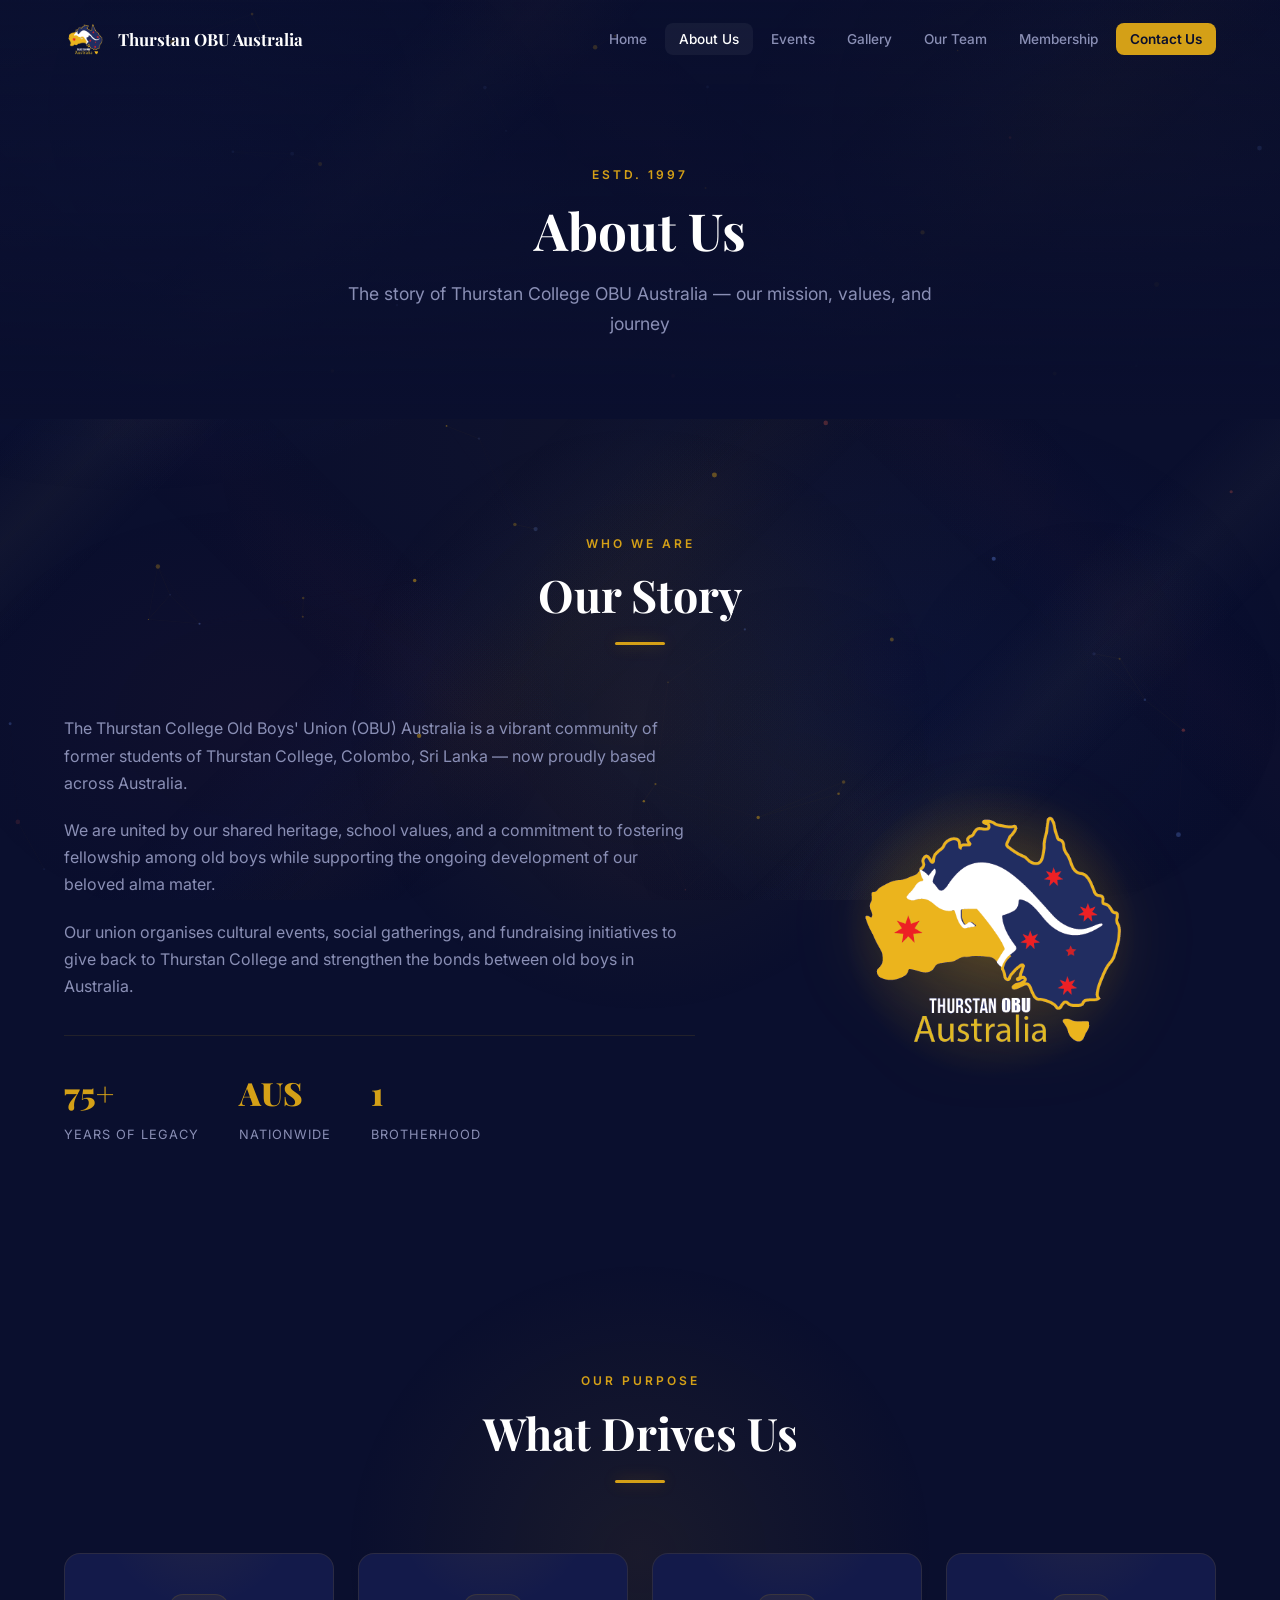
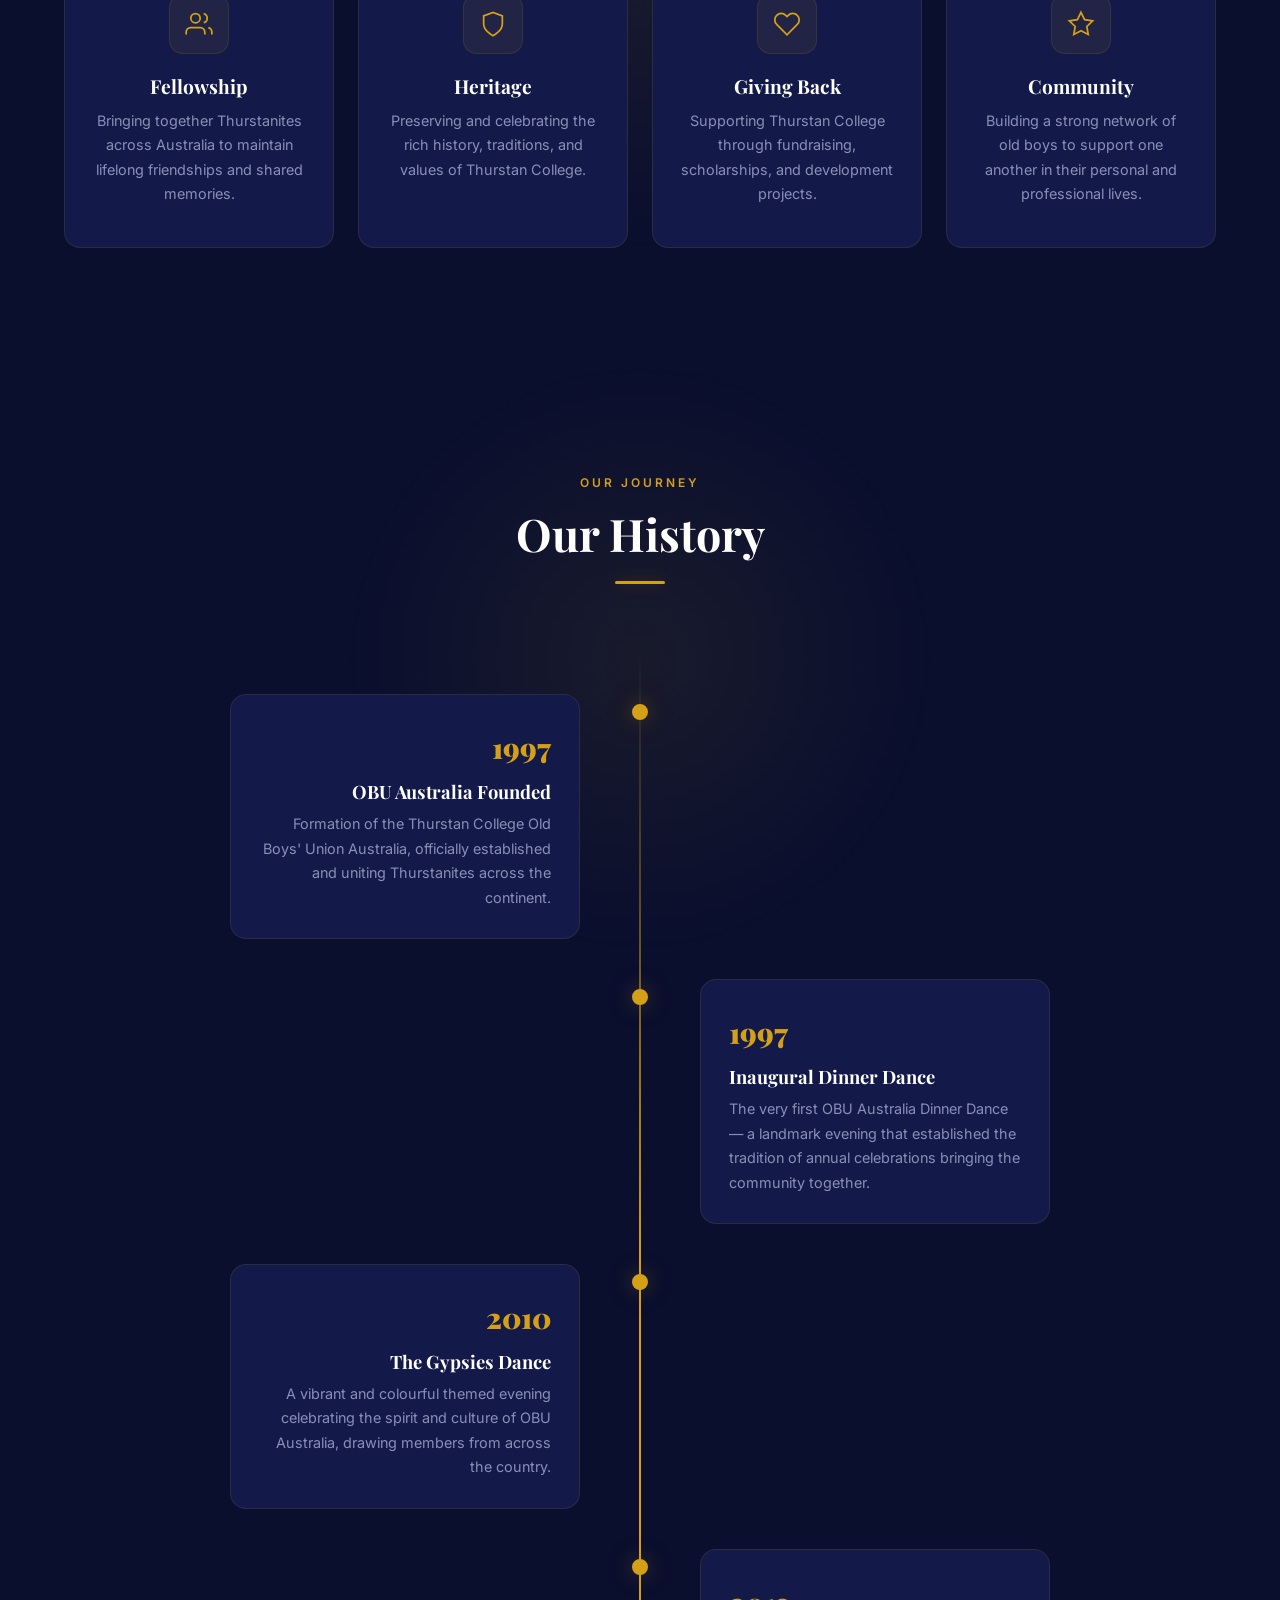
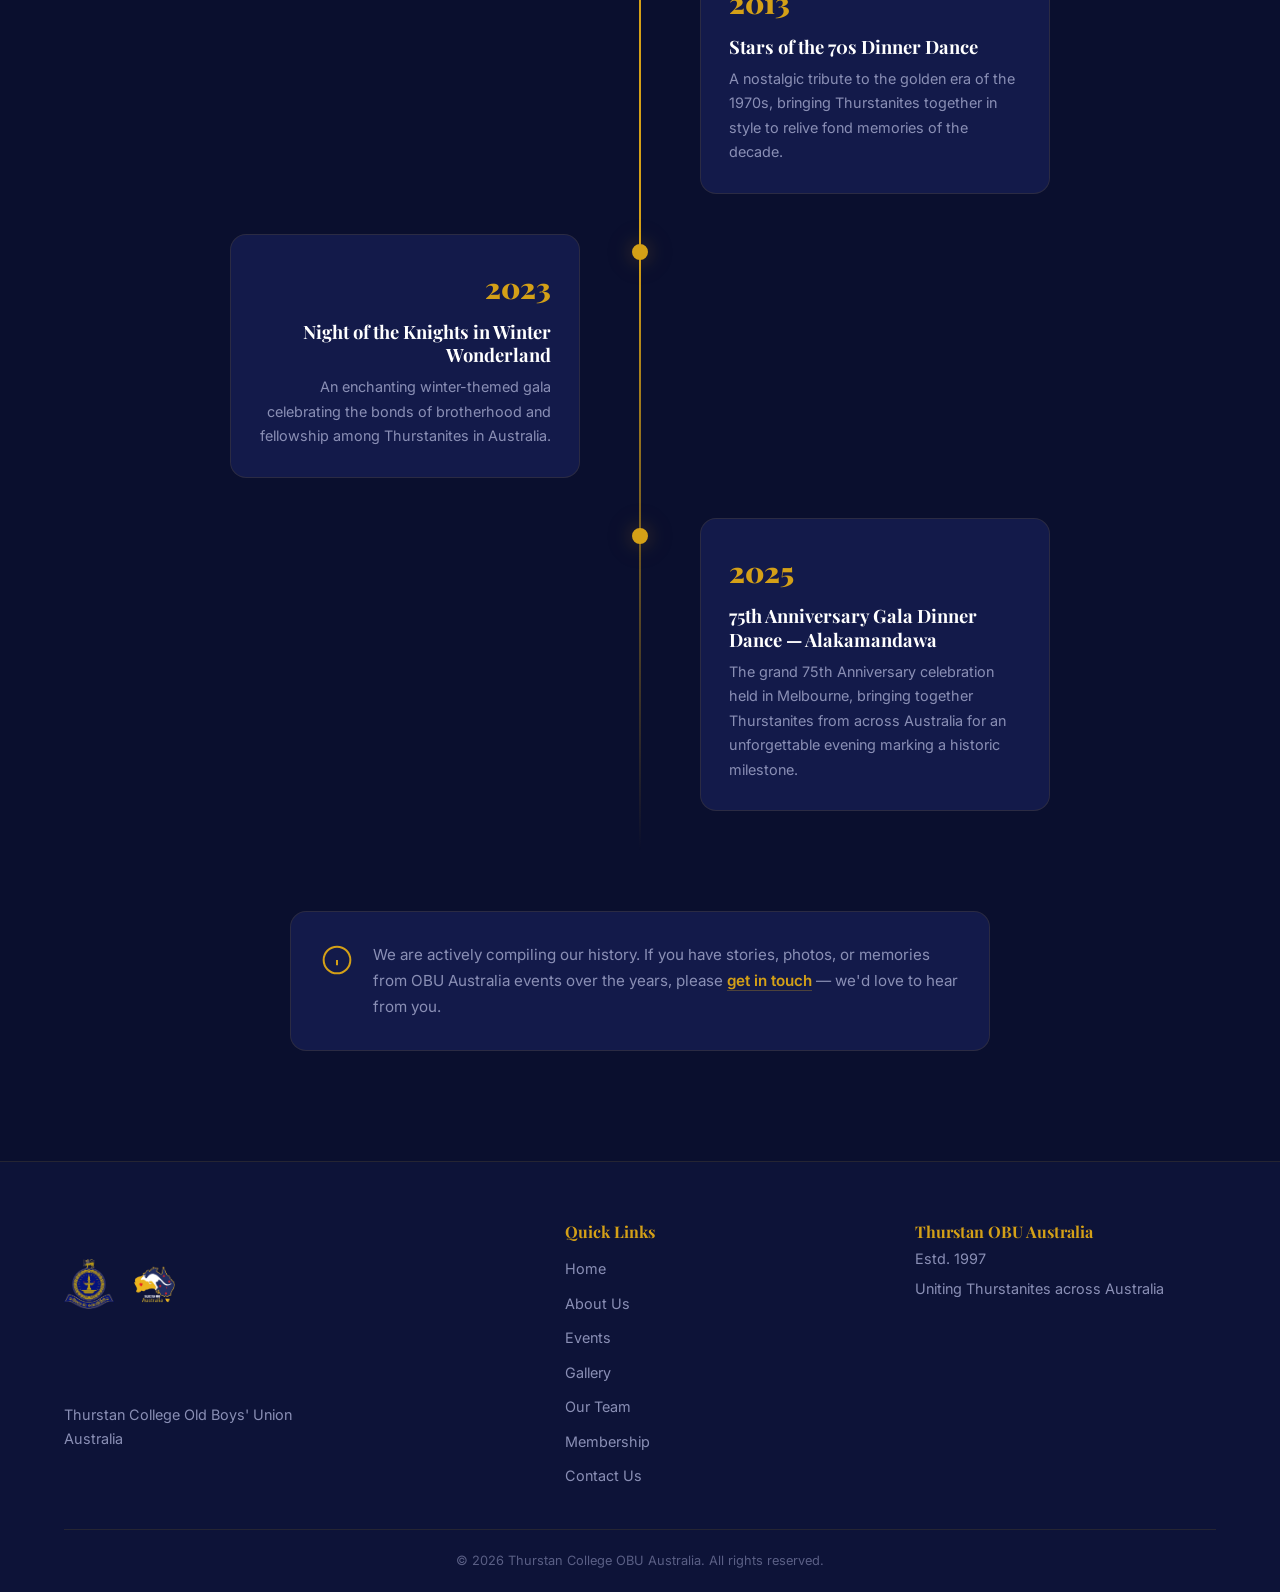
<file: about.html>
<!DOCTYPE html>
<html lang="en">
<head>
  <meta charset="UTF-8">
  <meta name="viewport" content="width=device-width, initial-scale=1.0">
  <title>About Us — Thurstan College OBU Australia</title>
  <link rel="icon" type="image/png" href="logo obu.png">
  <link href="https://fonts.googleapis.com/css2?family=Playfair+Display:wght@400;700;900&family=Inter:wght@300;400;500;600;700&display=swap" rel="stylesheet">
  <link rel="stylesheet" href="styles.css">
</head>
<body>

  <canvas id="abstractBg"></canvas>

  <!-- Navigation -->
  <nav class="navbar scrolled" id="navbar">
    <div class="container nav-container">
      <a href="index.html" class="nav-brand">
        <img src="logo obu.png" alt="OBU Logo" class="nav-logo">
        <span>Thurstan OBU Australia</span>
      </a>
      <button class="nav-toggle" id="navToggle" aria-label="Toggle navigation">
        <span></span>
        <span></span>
        <span></span>
      </button>
      <ul class="nav-links" id="navLinks">
        <li><a href="index.html">Home</a></li>
        <li><a href="about.html" class="active">About Us</a></li>
        <li><a href="index.html#events">Events</a></li>
        <li><a href="index.html#gallery">Gallery</a></li>
        <li><a href="team.html">Our Team</a></li>
        <li><a href="index.html#membership">Membership</a></li>
        <li><a href="index.html#contact" class="nav-cta">Contact Us</a></li>
      </ul>
    </div>
  </nav>

  <!-- Page Header -->
  <section class="page-hero">
    <div class="container">
      <span class="section-tag">Estd. 1997</span>
      <h1>About Us</h1>
      <p>The story of Thurstan College OBU Australia — our mission, values, and journey</p>
    </div>
  </section>

  <!-- About Section -->
  <section class="section" id="about">
    <div class="container">
      <div class="section-header">
        <span class="section-tag">Who We Are</span>
        <h2>Our Story</h2>
        <div class="underline"></div>
      </div>
      <div class="about-grid">
        <div class="about-text">
          <p class="about-lead">The Thurstan College Old Boys' Union (OBU) Australia is a vibrant community of former students of Thurstan College, Colombo, Sri Lanka — now proudly based across Australia.</p>
          <p>We are united by our shared heritage, school values, and a commitment to fostering fellowship among old boys while supporting the ongoing development of our beloved alma mater.</p>
          <p>Our union organises cultural events, social gatherings, and fundraising initiatives to give back to Thurstan College and strengthen the bonds between old boys in Australia.</p>
          <div class="about-stats">
            <div class="stat">
              <span class="stat-number">75+</span>
              <span class="stat-label">Years of Legacy</span>
            </div>
            <div class="stat">
              <span class="stat-number">AUS</span>
              <span class="stat-label">Nationwide</span>
            </div>
            <div class="stat">
              <span class="stat-number">1</span>
              <span class="stat-label">Brotherhood</span>
            </div>
          </div>
        </div>
        <div class="about-image">
          <div class="about-image-frame">
            <img src="logo obu.png" alt="Thurstan OBU Australia Logo">
          </div>
          <div class="about-glow"></div>
        </div>
      </div>
    </div>
  </section>

  <!-- Mission & Values -->
  <section class="section" id="mission">
    <div class="container">
      <div class="section-header">
        <span class="section-tag">Our Purpose</span>
        <h2>What Drives Us</h2>
        <div class="underline"></div>
      </div>
      <div class="cards-grid">
        <div class="card">
          <div class="card-glow"></div>
          <div class="card-icon-wrap">
            <svg viewBox="0 0 24 24" fill="none" stroke="currentColor" stroke-width="1.5"><path d="M17 21v-2a4 4 0 0 0-4-4H5a4 4 0 0 0-4 4v2"/><circle cx="9" cy="7" r="4"/><path d="M23 21v-2a4 4 0 0 0-3-3.87"/><path d="M16 3.13a4 4 0 0 1 0 7.75"/></svg>
          </div>
          <h3>Fellowship</h3>
          <p>Bringing together Thurstanites across Australia to maintain lifelong friendships and shared memories.</p>
        </div>
        <div class="card">
          <div class="card-glow"></div>
          <div class="card-icon-wrap">
            <svg viewBox="0 0 24 24" fill="none" stroke="currentColor" stroke-width="1.5"><path d="M12 22s8-4 8-10V5l-8-3-8 3v7c0 6 8 10 8 10z"/></svg>
          </div>
          <h3>Heritage</h3>
          <p>Preserving and celebrating the rich history, traditions, and values of Thurstan College.</p>
        </div>
        <div class="card">
          <div class="card-glow"></div>
          <div class="card-icon-wrap">
            <svg viewBox="0 0 24 24" fill="none" stroke="currentColor" stroke-width="1.5"><path d="M20.84 4.61a5.5 5.5 0 0 0-7.78 0L12 5.67l-1.06-1.06a5.5 5.5 0 0 0-7.78 7.78l1.06 1.06L12 21.23l7.78-7.78 1.06-1.06a5.5 5.5 0 0 0 0-7.78z"/></svg>
          </div>
          <h3>Giving Back</h3>
          <p>Supporting Thurstan College through fundraising, scholarships, and development projects.</p>
        </div>
        <div class="card">
          <div class="card-glow"></div>
          <div class="card-icon-wrap">
            <svg viewBox="0 0 24 24" fill="none" stroke="currentColor" stroke-width="1.5"><polygon points="12 2 15.09 8.26 22 9.27 17 14.14 18.18 21.02 12 17.77 5.82 21.02 7 14.14 2 9.27 8.91 8.26 12 2"/></svg>
          </div>
          <h3>Community</h3>
          <p>Building a strong network of old boys to support one another in their personal and professional lives.</p>
        </div>
      </div>
    </div>
  </section>

  <!-- History Timeline -->
  <section class="section" id="history-timeline">
    <div class="container">
      <div class="section-header">
        <span class="section-tag">Our Journey</span>
        <h2>Our History</h2>
        <div class="underline"></div>
      </div>

      <div class="timeline">
        <div class="timeline-line"></div>

        <div class="timeline-item left">
          <div class="timeline-content">
            <div class="timeline-year">1997</div>
            <h3>OBU Australia Founded</h3>
            <p>Formation of the Thurstan College Old Boys' Union Australia, officially established and uniting Thurstanites across the continent.</p>
          </div>
        </div>

        <div class="timeline-item right">
          <div class="timeline-content">
            <div class="timeline-year">1997</div>
            <h3>Inaugural Dinner Dance</h3>
            <p>The very first OBU Australia Dinner Dance — a landmark evening that established the tradition of annual celebrations bringing the community together.</p>
          </div>
        </div>

        <div class="timeline-item left">
          <div class="timeline-content">
            <div class="timeline-year">2010</div>
            <h3>The Gypsies Dance</h3>
            <p>A vibrant and colourful themed evening celebrating the spirit and culture of OBU Australia, drawing members from across the country.</p>
          </div>
        </div>

        <div class="timeline-item right">
          <div class="timeline-content">
            <div class="timeline-year">2013</div>
            <h3>Stars of the 70s Dinner Dance</h3>
            <p>A nostalgic tribute to the golden era of the 1970s, bringing Thurstanites together in style to relive fond memories of the decade.</p>
          </div>
        </div>

        <div class="timeline-item left">
          <div class="timeline-content">
            <div class="timeline-year">2023</div>
            <h3>Night of the Knights in Winter Wonderland</h3>
            <p>An enchanting winter-themed gala celebrating the bonds of brotherhood and fellowship among Thurstanites in Australia.</p>
          </div>
        </div>

        <div class="timeline-item right">
          <div class="timeline-content">
            <div class="timeline-year">2025</div>
            <h3>75th Anniversary Gala Dinner Dance — Alakamandawa</h3>
            <p>The grand 75th Anniversary celebration held in Melbourne, bringing together Thurstanites from across Australia for an unforgettable evening marking a historic milestone.</p>
          </div>
        </div>
      </div>

      <div class="history-note">
        <div class="history-note-card">
          <svg viewBox="0 0 24 24" fill="none" stroke="currentColor" stroke-width="1.5" width="32" height="32"><circle cx="12" cy="12" r="10"/><line x1="12" y1="16" x2="12" y2="12"/><line x1="12" y1="8" x2="12.01" y2="8"/></svg>
          <p>We are actively compiling our history. If you have stories, photos, or memories from OBU Australia events over the years, please <a href="index.html#contact">get in touch</a> — we'd love to hear from you.</p>
        </div>
      </div>
    </div>
  </section>

  <!-- Footer -->
  <footer class="footer">
    <div class="container">
      <div class="footer-top">
        <div class="footer-brand">
          <img src="College logo.png" alt="Thurstan College Crest" class="footer-crest">
          <img src="logo obu.png" alt="OBU Logo" class="footer-obu">
          <p>Thurstan College Old Boys' Union<br>Australia</p>
        </div>
        <div class="footer-nav">
          <h4>Quick Links</h4>
          <a href="index.html">Home</a>
          <a href="about.html">About Us</a>
          <a href="index.html#events">Events</a>
          <a href="index.html#gallery">Gallery</a>
          <a href="team.html">Our Team</a>
          <a href="index.html#membership">Membership</a>
          <a href="index.html#contact">Contact Us</a>
        </div>
        <div class="footer-info">
          <h4>Thurstan OBU Australia</h4>
          <p>Estd. 1997</p>
          <p>Uniting Thurstanites across Australia</p>
        </div>
      </div>
      <div class="footer-bottom">
        <p>&copy; 2026 Thurstan College OBU Australia. All rights reserved.</p>
      </div>
    </div>
  </footer>

  <script src="script.js"></script>
</body>
</html>
</file>
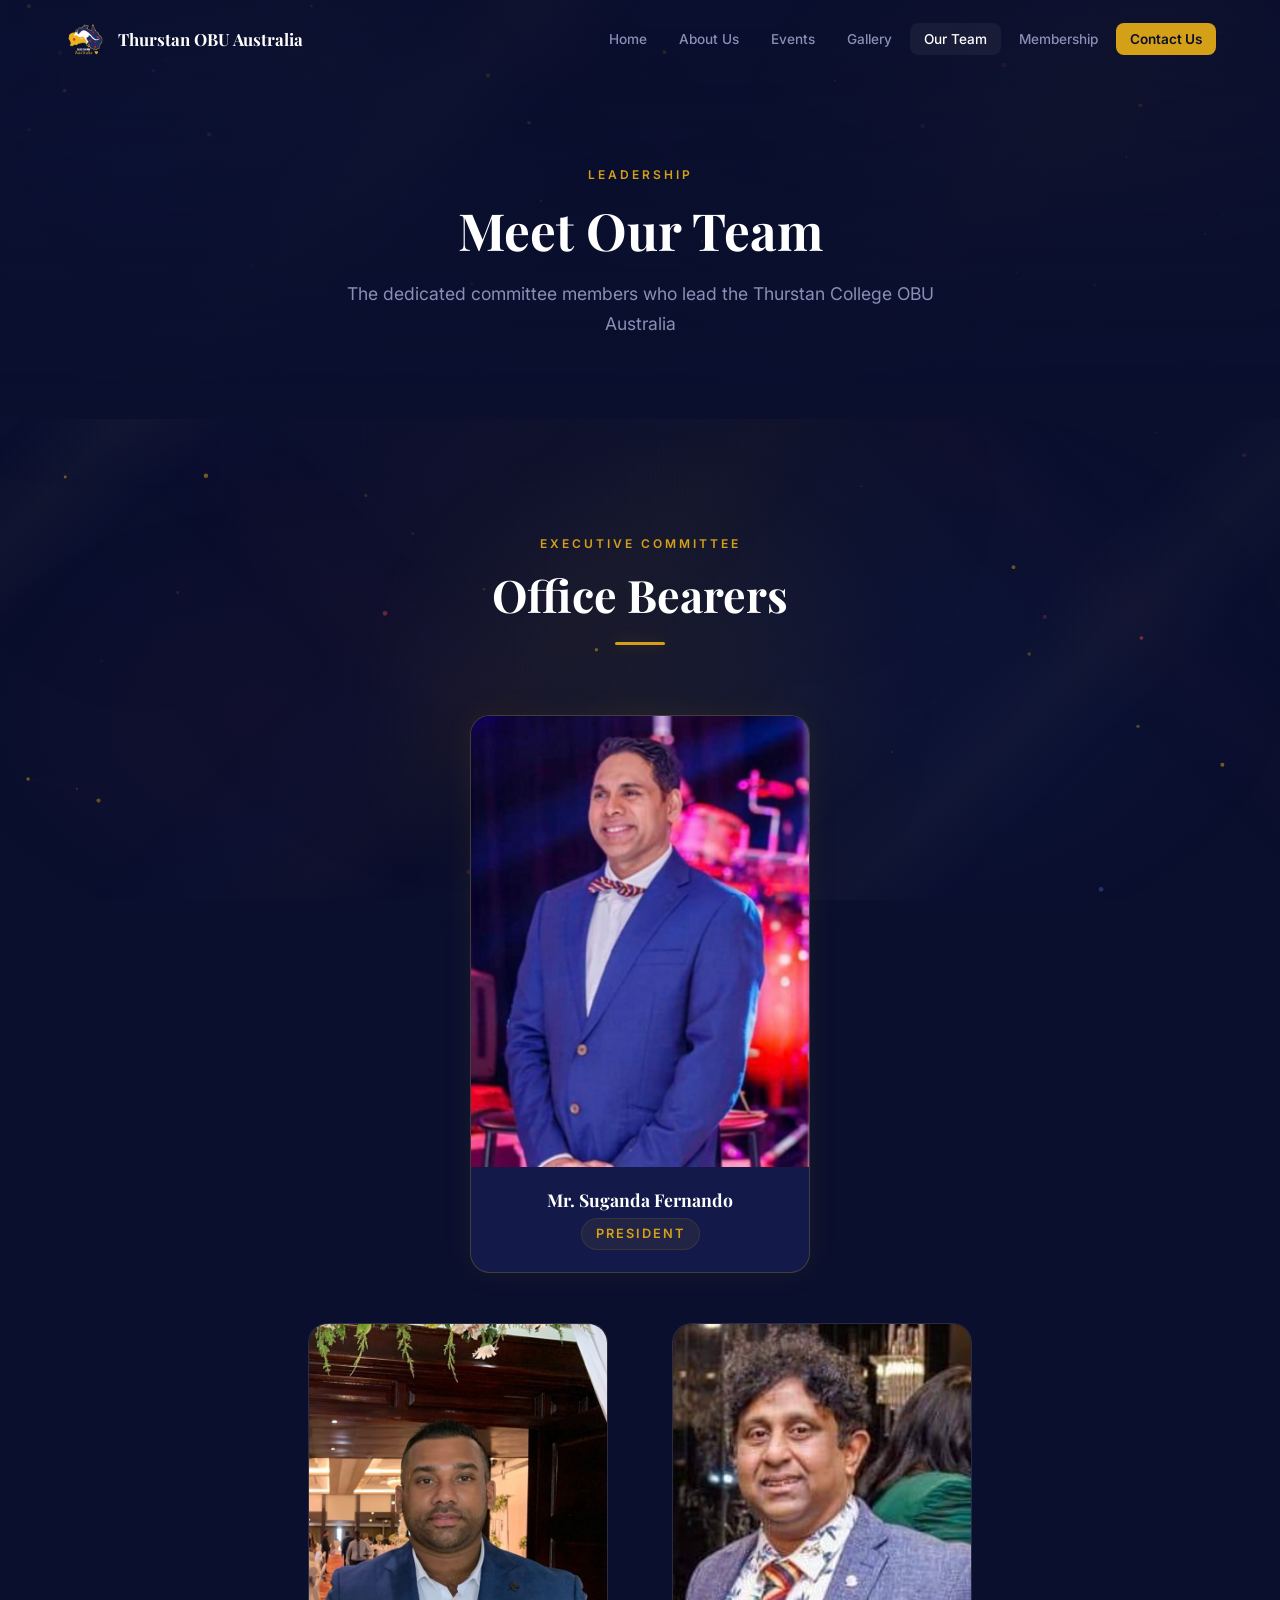
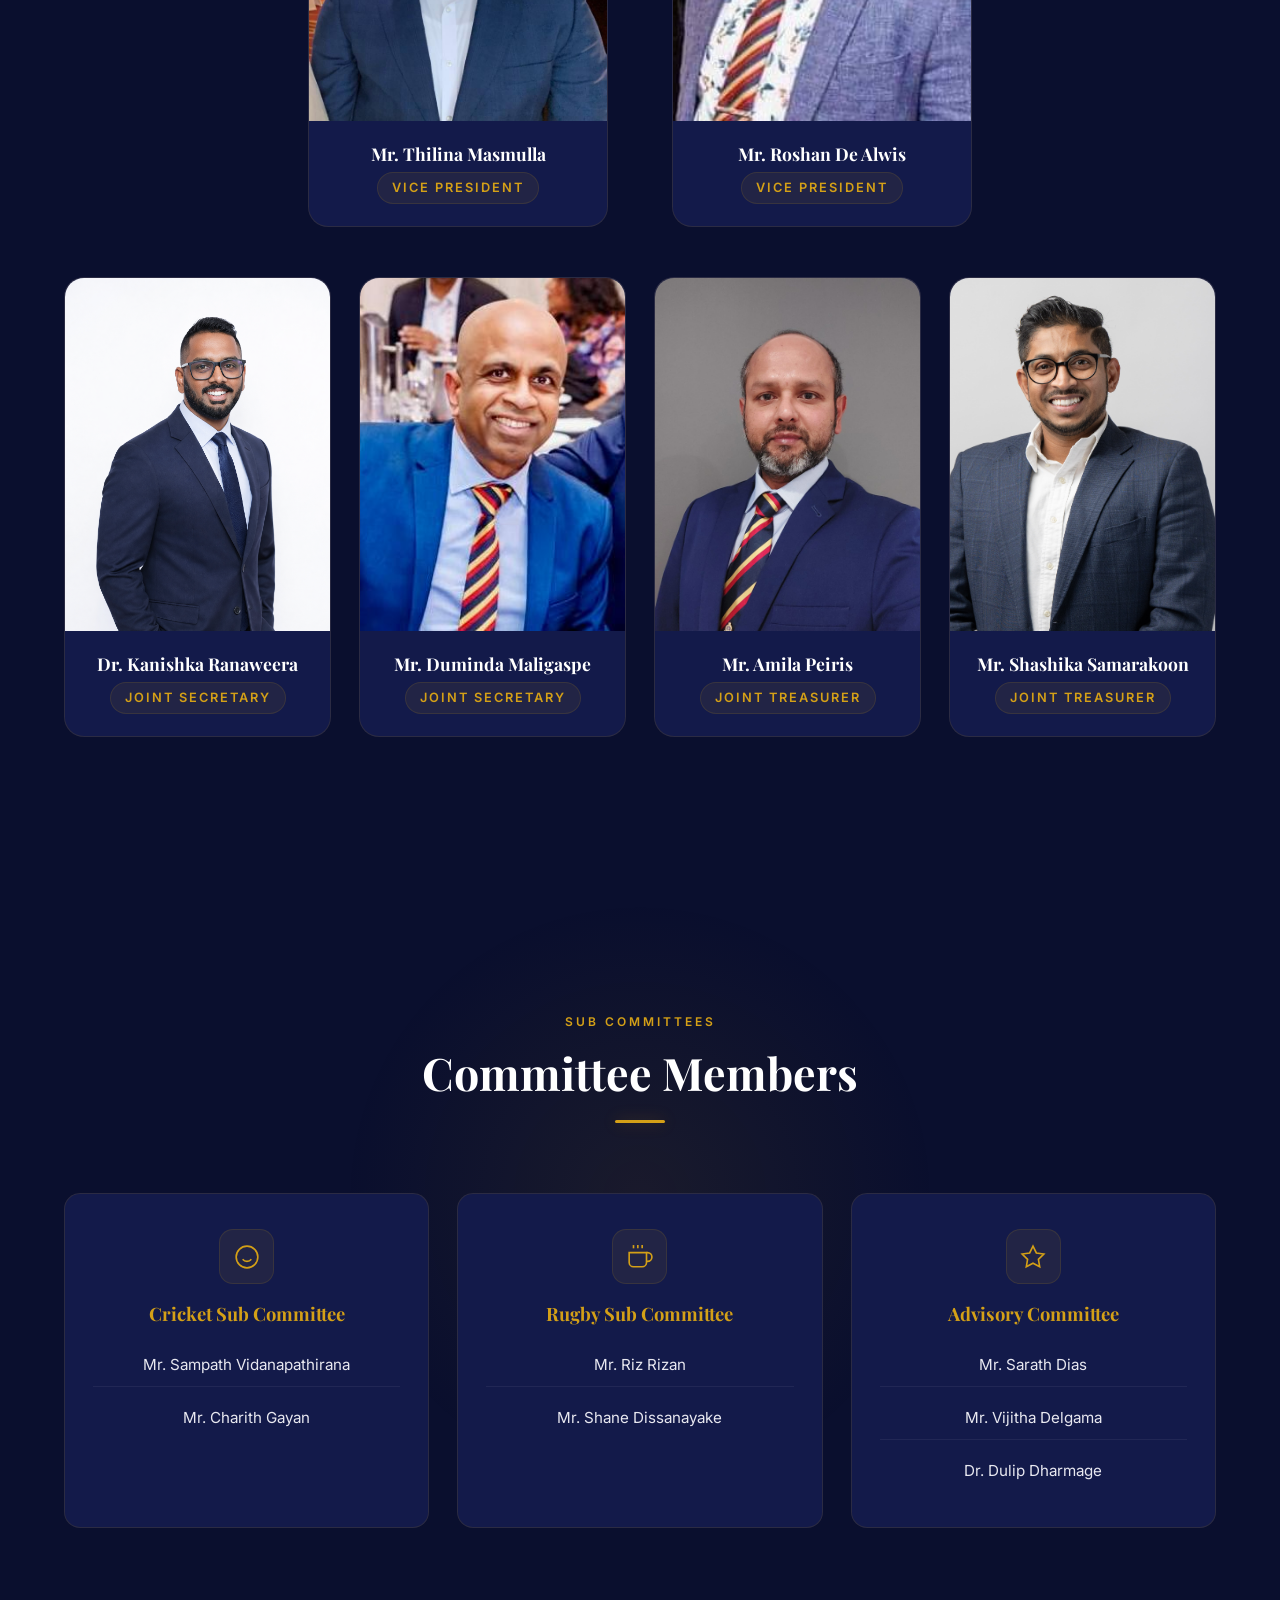
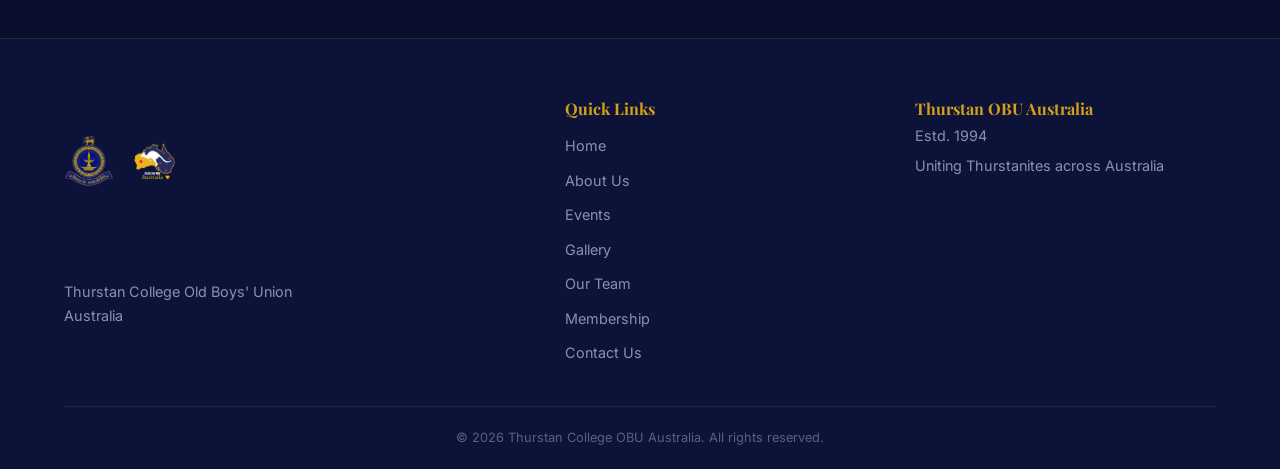
<file: team.html>
<!DOCTYPE html>
<html lang="en">
<head>
  <meta charset="UTF-8">
  <meta name="viewport" content="width=device-width, initial-scale=1.0">
  <title>Our Team — Thurstan College OBU Australia</title>
  <link rel="icon" type="image/png" href="logo obu.png">
  <link href="https://fonts.googleapis.com/css2?family=Playfair+Display:wght@400;700;900&family=Inter:wght@300;400;500;600;700&display=swap" rel="stylesheet">
  <link rel="stylesheet" href="styles.css">
</head>
<body>

  <canvas id="abstractBg"></canvas>

  <!-- Navigation -->
  <nav class="navbar scrolled" id="navbar">
    <div class="container nav-container">
      <a href="index.html" class="nav-brand">
        <img src="logo obu.png" alt="OBU Logo" class="nav-logo">
        <span>Thurstan OBU Australia</span>
      </a>
      <button class="nav-toggle" id="navToggle" aria-label="Toggle navigation">
        <span></span>
        <span></span>
        <span></span>
      </button>
      <ul class="nav-links" id="navLinks">
        <li><a href="index.html">Home</a></li>
        <li><a href="about.html">About Us</a></li>
        <li><a href="index.html#events">Events</a></li>
        <li><a href="index.html#gallery">Gallery</a></li>
        <li><a href="team.html" class="active">Our Team</a></li>
        <li><a href="index.html#membership">Membership</a></li>
        <li><a href="index.html#contact" class="nav-cta">Contact Us</a></li>
      </ul>
    </div>
  </nav>

  <!-- Page Header -->
  <section class="page-hero">
    <div class="container">
      <span class="section-tag">Leadership</span>
      <h1>Meet Our Team</h1>
      <p>The dedicated committee members who lead the Thurstan College OBU Australia</p>
    </div>
  </section>

  <!-- Executive Committee -->
  <section class="section" id="executive">
    <div class="container">
      <div class="section-header">
        <span class="section-tag">Executive Committee</span>
        <h2>Office Bearers</h2>
        <div class="underline"></div>
      </div>

      <!-- President -->
      <div class="team-president">
        <div class="team-card team-card-featured">
          <div class="team-photo">
            <img src="Committe photos/Mr.Suganda Fernando-President.png" alt="Mr. Suganda Fernando">
          </div>
          <div class="team-info">
            <h3>Mr. Suganda Fernando</h3>
            <span class="team-role">President</span>
          </div>
        </div>
      </div>

      <!-- Vice Presidents -->
      <div class="team-grid team-grid-2">
        <div class="team-card">
          <div class="team-photo">
            <img src="Committe photos/Vice President Mr. Thilina Masmulla  .jpeg" alt="Mr. Thilina Masmulla">
          </div>
          <div class="team-info">
            <h3>Mr. Thilina Masmulla</h3>
            <span class="team-role">Vice President</span>
          </div>
        </div>
        <div class="team-card">
          <div class="team-photo">
            <img src="Committe photos/Vice President Roshan De Alwis.jpg" alt="Mr. Roshan De Alwis">
          </div>
          <div class="team-info">
            <h3>Mr. Roshan De Alwis</h3>
            <span class="team-role">Vice President</span>
          </div>
        </div>
      </div>

      <!-- Secretaries & Treasurers -->
      <div class="team-grid team-grid-4">
        <div class="team-card">
          <div class="team-photo">
            <img src="Committe photos/Joint Secretary Dr. Kanishka Ranaweera.png" alt="Dr. Kanishka Ranaweera">
          </div>
          <div class="team-info">
            <h3>Dr. Kanishka Ranaweera</h3>
            <span class="team-role">Joint Secretary</span>
          </div>
        </div>
        <div class="team-card">
          <div class="team-photo">
            <img src="Committe photos/Joint Secretary Mr. Duminda Maligaspe.jpeg" alt="Mr. Duminda Maligaspe">
          </div>
          <div class="team-info">
            <h3>Mr. Duminda Maligaspe</h3>
            <span class="team-role">Joint Secretary</span>
          </div>
        </div>
        <div class="team-card">
          <div class="team-photo">
            <img src="Committe photos/Joint Treasurer Mr. Amila Peiris.jpeg" alt="Mr. Amila Peiris">
          </div>
          <div class="team-info">
            <h3>Mr. Amila Peiris</h3>
            <span class="team-role">Joint Treasurer</span>
          </div>
        </div>
        <div class="team-card">
          <div class="team-photo">
            <img src="Committe photos/Mr.Shashika Samarakoon-Joint Treasurer.jpg" alt="Mr. Shashika Samarakoon">
          </div>
          <div class="team-info">
            <h3>Mr. Shashika Samarakoon</h3>
            <span class="team-role">Joint Treasurer</span>
          </div>
        </div>
      </div>
    </div>
  </section>

  <!-- Sub Committees -->
  <section class="section" id="sub-committees">
    <div class="container">
      <div class="section-header">
        <span class="section-tag">Sub Committees</span>
        <h2>Committee Members</h2>
        <div class="underline"></div>
      </div>

      <div class="sub-committees-grid">
        <div class="sub-committee-card">
          <div class="sub-committee-icon">
            <svg viewBox="0 0 24 24" fill="none" stroke="currentColor" stroke-width="1.5"><circle cx="12" cy="12" r="10"/><path d="M8 14s1.5 2 4 2 4-2 4-2"/><line x1="9" y1="9" x2="9.01" y2="9"/><line x1="15" y1="9" x2="15.01" y2="9"/></svg>
          </div>
          <h3>Cricket Sub Committee</h3>
          <ul class="sub-committee-list">
            <li>Mr. Sampath Vidanapathirana</li>
            <li>Mr. Charith Gayan</li>
          </ul>
        </div>

        <div class="sub-committee-card">
          <div class="sub-committee-icon">
            <svg viewBox="0 0 24 24" fill="none" stroke="currentColor" stroke-width="1.5"><path d="M18 8h1a4 4 0 0 1 0 8h-1"/><path d="M2 8h16v9a4 4 0 0 1-4 4H6a4 4 0 0 1-4-4V8z"/><line x1="6" y1="1" x2="6" y2="4"/><line x1="10" y1="1" x2="10" y2="4"/><line x1="14" y1="1" x2="14" y2="4"/></svg>
          </div>
          <h3>Rugby Sub Committee</h3>
          <ul class="sub-committee-list">
            <li>Mr. Riz Rizan</li>
            <li>Mr. Shane Dissanayake</li>
          </ul>
        </div>

        <div class="sub-committee-card">
          <div class="sub-committee-icon">
            <svg viewBox="0 0 24 24" fill="none" stroke="currentColor" stroke-width="1.5"><polygon points="12 2 15.09 8.26 22 9.27 17 14.14 18.18 21.02 12 17.77 5.82 21.02 7 14.14 2 9.27 8.91 8.26 12 2"/></svg>
          </div>
          <h3>Advisory Committee</h3>
          <ul class="sub-committee-list">
            <li>Mr. Sarath Dias</li>
            <li>Mr. Vijitha Delgama</li>
            <li>Dr. Dulip Dharmage</li>
          </ul>
        </div>
      </div>
    </div>
  </section>

  <!-- Footer -->
  <footer class="footer">
    <div class="container">
      <div class="footer-top">
        <div class="footer-brand">
          <img src="College logo.png" alt="Thurstan College Crest" class="footer-crest">
          <img src="logo obu.png" alt="OBU Logo" class="footer-obu">
          <p>Thurstan College Old Boys' Union<br>Australia</p>
        </div>
        <div class="footer-nav">
          <h4>Quick Links</h4>
          <a href="index.html">Home</a>
          <a href="about.html">About Us</a>
          <a href="index.html#events">Events</a>
          <a href="index.html#gallery">Gallery</a>
          <a href="team.html">Our Team</a>
          <a href="index.html#membership">Membership</a>
          <a href="index.html#contact">Contact Us</a>
        </div>
        <div class="footer-info">
          <h4>Thurstan OBU Australia</h4>
          <p>Estd. 1994</p>
          <p>Uniting Thurstanites across Australia</p>
        </div>
      </div>
      <div class="footer-bottom">
        <p>&copy; 2026 Thurstan College OBU Australia. All rights reserved.</p>
      </div>
    </div>
  </footer>

  <script src="script.js"></script>
</body>
</html>
</file>
<file: styles.css>
/* ===== Variables ===== */
:root {
  --bg-primary: #0a0f2e;
  --bg-secondary: #0d1338;
  --bg-tertiary: #111842;
  --bg-card: #131a4a;
  --bg-card-hover: #1a2260;
  --gold: #d4a017;
  --gold-light: #f0c040;
  --gold-glow: rgba(212, 160, 23, 0.3);
  --gold-subtle: rgba(212, 160, 23, 0.08);
  --red: #c0392b;
  --red-light: #e74c3c;
  --blue-accent: #2a4494;
  --white: #ffffff;
  --text: #e8e8f0;
  --text-muted: #8a8fb5;
  --text-dim: #5a5f85;
  --border: rgba(212, 160, 23, 0.12);
  --border-light: rgba(255, 255, 255, 0.06);
  --shadow: 0 4px 30px rgba(0, 0, 0, 0.4);
  --shadow-lg: 0 10px 50px rgba(0, 0, 0, 0.5);
  --shadow-gold: 0 0 40px rgba(212, 160, 23, 0.15);
  --transition: all 0.3s ease;
  --transition-slow: all 0.6s ease;
}

/* ===== Reset ===== */
*, *::before, *::after {
  margin: 0;
  padding: 0;
  box-sizing: border-box;
}

html {
  scroll-behavior: smooth;
}

body {
  font-family: 'Inter', sans-serif;
  background: var(--bg-primary);
  color: var(--text);
  line-height: 1.7;
  overflow-x: hidden;
}

h1, h2, h3, h4 {
  font-family: 'Playfair Display', serif;
  line-height: 1.3;
}

img {
  max-width: 100%;
  height: auto;
}

a {
  text-decoration: none;
  color: inherit;
}

.container {
  max-width: 1200px;
  margin: 0 auto;
  padding: 0 24px;
}

/* ===== Abstract Background ===== */
#abstractBg {
  position: fixed;
  top: 0;
  left: 0;
  width: 100%;
  height: 100%;
  z-index: 0;
  pointer-events: none;
}

/* Layered abstract background */
body::before {
  content: '';
  position: fixed;
  inset: 0;
  z-index: 0;
  pointer-events: none;
  background:
    linear-gradient(135deg, transparent 20%, rgba(212, 160, 23, 0.03) 25%, transparent 30%),
    linear-gradient(135deg, transparent 50%, rgba(212, 160, 23, 0.02) 55%, transparent 60%),
    linear-gradient(135deg, transparent 75%, rgba(212, 160, 23, 0.025) 80%, transparent 85%),
    linear-gradient(315deg, transparent 15%, rgba(42, 68, 148, 0.04) 20%, transparent 25%),
    linear-gradient(315deg, transparent 45%, rgba(42, 68, 148, 0.03) 50%, transparent 55%),
    linear-gradient(315deg, transparent 70%, rgba(42, 68, 148, 0.035) 75%, transparent 80%),
    linear-gradient(225deg, transparent 30%, rgba(192, 57, 43, 0.02) 35%, transparent 40%),
    linear-gradient(225deg, transparent 65%, rgba(192, 57, 43, 0.015) 70%, transparent 75%);
}

body::after {
  content: '';
  position: fixed;
  inset: 0;
  z-index: 0;
  pointer-events: none;
  background:
    radial-gradient(ellipse 50% 50% at 10% 20%, rgba(42, 68, 148, 0.12) 0%, transparent 70%),
    radial-gradient(ellipse 40% 40% at 85% 15%, rgba(212, 160, 23, 0.06) 0%, transparent 70%),
    radial-gradient(ellipse 45% 45% at 70% 75%, rgba(42, 68, 148, 0.08) 0%, transparent 70%),
    radial-gradient(ellipse 35% 35% at 20% 80%, rgba(192, 57, 43, 0.04) 0%, transparent 70%),
    radial-gradient(ellipse 50% 50% at 50% 50%, rgba(212, 160, 23, 0.03) 0%, transparent 70%);
}

/* ===== Navbar ===== */
.navbar {
  position: fixed;
  top: 0;
  left: 0;
  right: 0;
  z-index: 1000;
  padding: 18px 0;
  transition: var(--transition);
  background: transparent;
}

.navbar.scrolled {
  background: rgba(10, 15, 46, 0.95);
  backdrop-filter: blur(20px);
  -webkit-backdrop-filter: blur(20px);
  padding: 10px 0;
  border-bottom: 1px solid var(--border);
}

.nav-container {
  display: flex;
  justify-content: space-between;
  align-items: center;
}

.nav-brand {
  display: flex;
  align-items: center;
  gap: 12px;
  color: var(--white);
  font-family: 'Playfair Display', serif;
  font-weight: 700;
  font-size: 1.05rem;
  z-index: 10;
}

.nav-logo {
  width: 42px;
  height: 42px;
  object-fit: contain;
}

.nav-links {
  display: flex;
  list-style: none;
  gap: 4px;
  align-items: center;
}

.nav-links a {
  color: var(--text-muted);
  font-weight: 500;
  font-size: 0.85rem;
  padding: 8px 14px;
  border-radius: 8px;
  transition: var(--transition);
}

.nav-links a:hover,
.nav-links a.active {
  color: var(--white);
  background: rgba(255, 255, 255, 0.05);
}

.nav-cta {
  background: var(--gold) !important;
  color: var(--bg-primary) !important;
  font-weight: 600 !important;
  border-radius: 8px;
}

.nav-cta:hover {
  background: var(--gold-light) !important;
  box-shadow: var(--shadow-gold);
}

.nav-toggle {
  display: none;
  flex-direction: column;
  gap: 5px;
  background: none;
  border: none;
  cursor: pointer;
  padding: 5px;
  z-index: 10;
}

.nav-toggle span {
  width: 24px;
  height: 2px;
  background: var(--gold);
  transition: var(--transition);
  border-radius: 2px;
}

/* ===== Hero ===== */
.hero {
  min-height: 100vh;
  display: flex;
  align-items: center;
  justify-content: center;
  text-align: center;
  position: relative;
  overflow: hidden;
  z-index: 1;
}

.hero::before {
  content: '';
  position: absolute;
  top: 0;
  left: 0;
  right: 0;
  bottom: 0;
  background:
    radial-gradient(ellipse 80% 60% at 50% 40%, rgba(212, 160, 23, 0.06) 0%, transparent 60%),
    radial-gradient(ellipse 60% 50% at 20% 80%, rgba(42, 68, 148, 0.1) 0%, transparent 50%),
    radial-gradient(ellipse 50% 40% at 80% 20%, rgba(192, 57, 43, 0.05) 0%, transparent 50%);
  z-index: 0;
}

.hero::after {
  content: '';
  position: absolute;
  bottom: 0;
  left: 0;
  right: 0;
  height: 200px;
  background: linear-gradient(to top, var(--bg-primary), transparent);
  z-index: 1;
}

.hero-content {
  position: relative;
  z-index: 2;
  padding: 40px 20px;
}

/* Dual logos side by side */
.hero-dual-logos {
  display: flex;
  align-items: center;
  justify-content: center;
  gap: 40px;
  margin-bottom: 35px;
  animation: fadeInUp 1s ease;
}

.hero-crest {
  width: 140px;
  height: auto;
  filter: drop-shadow(0 0 30px rgba(212, 160, 23, 0.2));
}

.hero-logo-obu-wrap {
  display: flex;
  align-items: center;
  justify-content: center;
}

.hero-obu-logo {
  width: 150px;
  height: auto;
  filter: drop-shadow(0 0 30px rgba(212, 160, 23, 0.2));
}

.hero-badge {
  display: inline-block;
  padding: 6px 24px;
  background: rgba(212, 160, 23, 0.1);
  border: 1px solid rgba(212, 160, 23, 0.25);
  border-radius: 50px;
  font-size: 0.85rem;
  font-weight: 600;
  color: var(--gold);
  letter-spacing: 3px;
  text-transform: uppercase;
  margin-bottom: 35px;
  animation: fadeInUp 1s ease 0.6s both;
}

.hero-title {
  margin-bottom: 20px;
}

.title-line {
  display: block;
  font-size: 4rem;
  font-weight: 900;
  color: var(--white);
  letter-spacing: -1px;
  animation: fadeInUp 1s ease 0.2s both;
}

.title-accent {
  display: block;
  font-size: 1.6rem;
  font-weight: 400;
  color: var(--gold);
  margin-top: 5px;
  animation: fadeInUp 1s ease 0.35s both;
}

.title-location {
  display: block;
  font-size: 1.2rem;
  font-weight: 300;
  color: var(--text-muted);
  letter-spacing: 8px;
  text-transform: uppercase;
  margin-top: 10px;
  animation: fadeInUp 1s ease 0.5s both;
}

.hero-buttons {
  animation: fadeInUp 1s ease 0.75s both;
}

.scroll-indicator {
  position: absolute;
  bottom: 50px;
  left: 50%;
  transform: translateX(-50%);
  display: flex;
  flex-direction: column;
  align-items: center;
  gap: 8px;
  color: var(--text-dim);
  font-size: 0.7rem;
  letter-spacing: 3px;
  text-transform: uppercase;
  animation: fadeInUp 1s ease 1.2s both;
  z-index: 3;
}

.scroll-line {
  width: 1px;
  height: 40px;
  background: linear-gradient(to bottom, var(--gold), transparent);
  animation: scrollPulse 2s ease infinite;
}

@keyframes scrollPulse {
  0%, 100% { opacity: 1; transform: scaleY(1); }
  50% { opacity: 0.3; transform: scaleY(0.6); }
}

@keyframes fadeInUp {
  from { opacity: 0; transform: translateY(30px); }
  to { opacity: 1; transform: translateY(0); }
}

/* ===== Buttons ===== */
.btn {
  display: inline-block;
  padding: 14px 34px;
  border-radius: 10px;
  font-weight: 600;
  font-size: 0.9rem;
  cursor: pointer;
  transition: var(--transition);
  border: 2px solid transparent;
  margin: 6px;
  font-family: 'Inter', sans-serif;
  letter-spacing: 0.3px;
}

.btn-gold {
  background: var(--gold);
  color: var(--bg-primary);
  border-color: var(--gold);
}

.btn-gold:hover {
  background: var(--gold-light);
  border-color: var(--gold-light);
  transform: translateY(-2px);
  box-shadow: 0 8px 30px rgba(212, 160, 23, 0.35);
}

.btn-outline {
  background: transparent;
  color: var(--text);
  border-color: rgba(255, 255, 255, 0.2);
}

.btn-outline:hover {
  border-color: var(--gold);
  color: var(--gold);
  transform: translateY(-2px);
}

.btn-lg {
  padding: 16px 44px;
  font-size: 1rem;
}

.btn-full {
  width: 100%;
  text-align: center;
}

/* ===== Slideshow ===== */
.slideshow-section {
  position: relative;
  z-index: 1;
  background: var(--bg-primary);
}

.slideshow-container {
  position: relative;
  width: 100%;
  max-width: 1200px;
  margin: 0 auto;
  overflow: hidden;
  border-radius: 0;
  aspect-ratio: 16/7;
}

.slideshow-track {
  position: relative;
  width: 100%;
  height: 100%;
}

.slide {
  position: absolute;
  inset: 0;
  opacity: 0;
  transition: opacity 1s ease;
}

.slide.active {
  opacity: 1;
}

.slide img {
  width: 100%;
  height: 100%;
  object-fit: cover;
}

.slide-caption {
  position: absolute;
  bottom: 0;
  left: 0;
  right: 0;
  padding: 60px 40px 30px;
  background: linear-gradient(to top, rgba(10, 15, 46, 0.95), rgba(10, 15, 46, 0.5), transparent);
}

.slide-caption h3 {
  font-size: 1.8rem;
  color: var(--gold);
  margin-bottom: 5px;
}

.slide-caption p {
  font-size: 1rem;
  color: var(--text-muted);
}

.slide-btn {
  position: absolute;
  top: 50%;
  transform: translateY(-50%);
  background: rgba(10, 15, 46, 0.6);
  border: 1px solid rgba(212, 160, 23, 0.3);
  color: var(--gold);
  width: 50px;
  height: 50px;
  border-radius: 50%;
  cursor: pointer;
  font-size: 1.2rem;
  transition: var(--transition);
  display: flex;
  align-items: center;
  justify-content: center;
  z-index: 5;
  backdrop-filter: blur(10px);
}

.slide-btn:hover {
  background: var(--gold);
  color: var(--bg-primary);
}

.slide-prev { left: 20px; }
.slide-next { right: 20px; }

.slide-dots {
  position: absolute;
  bottom: 15px;
  left: 50%;
  transform: translateX(-50%);
  display: flex;
  gap: 10px;
  z-index: 5;
}

.slide-dot {
  width: 10px;
  height: 10px;
  border-radius: 50%;
  background: rgba(255, 255, 255, 0.3);
  border: none;
  cursor: pointer;
  transition: var(--transition);
}

.slide-dot.active {
  background: var(--gold);
  box-shadow: 0 0 10px var(--gold-glow);
  transform: scale(1.2);
}

/* ===== Sections ===== */
.section {
  padding: 110px 0;
  position: relative;
  z-index: 1;
}

.section::before {
  content: '';
  position: absolute;
  top: 0;
  left: 50%;
  transform: translateX(-50%);
  width: 600px;
  height: 600px;
  background: radial-gradient(circle, var(--gold-subtle), transparent 70%);
  pointer-events: none;
  z-index: 0;
}

.section-header {
  text-align: center;
  margin-bottom: 70px;
  position: relative;
  z-index: 1;
}

.section-tag {
  display: inline-block;
  font-size: 0.75rem;
  font-weight: 600;
  letter-spacing: 3px;
  text-transform: uppercase;
  color: var(--gold);
  margin-bottom: 12px;
  font-family: 'Inter', sans-serif;
}

.section-header h2 {
  font-size: 2.8rem;
  color: var(--white);
  margin-bottom: 18px;
}

.underline {
  width: 50px;
  height: 3px;
  background: var(--gold);
  margin: 0 auto;
  border-radius: 2px;
  box-shadow: 0 0 15px var(--gold-glow);
}

/* ===== Page Hero (subpages) ===== */
.page-hero {
  padding: 160px 0 80px;
  text-align: center;
  position: relative;
  z-index: 1;
  background: linear-gradient(to bottom, rgba(10, 15, 46, 0.5), var(--bg-primary));
}

.page-hero h1 {
  font-size: 3.2rem;
  color: var(--white);
  margin-bottom: 15px;
}

.page-hero p {
  font-size: 1.1rem;
  color: var(--text-muted);
  max-width: 600px;
  margin: 0 auto;
}

/* ===== About ===== */
.about-grid {
  display: grid;
  grid-template-columns: 1.4fr 1fr;
  gap: 70px;
  align-items: center;
  position: relative;
  z-index: 1;
}

.about-lead {
  font-size: 1.15rem;
  color: var(--text);
  font-weight: 400;
}

.about-text p {
  margin-bottom: 20px;
  color: var(--text-muted);
  font-size: 1rem;
}

.about-stats {
  display: flex;
  gap: 40px;
  margin-top: 35px;
  padding-top: 30px;
  border-top: 1px solid var(--border);
}

.stat {
  display: flex;
  flex-direction: column;
}

.stat-number {
  font-family: 'Playfair Display', serif;
  font-size: 2rem;
  font-weight: 900;
  color: var(--gold);
}

.stat-label {
  font-size: 0.8rem;
  color: var(--text-muted);
  text-transform: uppercase;
  letter-spacing: 1px;
  margin-top: 4px;
}

.about-image {
  position: relative;
  display: flex;
  align-items: center;
  justify-content: center;
}

.about-image-frame {
  position: relative;
  z-index: 1;
}

.about-image-frame img {
  max-width: 320px;
  filter: drop-shadow(0 0 40px rgba(212, 160, 23, 0.15));
}

.about-glow {
  position: absolute;
  width: 300px;
  height: 300px;
  background: radial-gradient(circle, var(--gold-glow), transparent 70%);
  border-radius: 50%;
  z-index: 0;
}

/* ===== Cards ===== */
.cards-grid {
  display: grid;
  grid-template-columns: repeat(4, 1fr);
  gap: 24px;
  position: relative;
  z-index: 1;
}

.card {
  position: relative;
  background: var(--bg-card);
  padding: 40px 28px;
  border-radius: 16px;
  text-align: center;
  border: 1px solid var(--border);
  transition: var(--transition);
  overflow: hidden;
}

.card:hover {
  transform: translateY(-8px);
  border-color: rgba(212, 160, 23, 0.3);
  background: var(--bg-card-hover);
}

.card-glow {
  position: absolute;
  top: -50%;
  left: 50%;
  transform: translateX(-50%);
  width: 200px;
  height: 200px;
  background: radial-gradient(circle, rgba(212, 160, 23, 0.08), transparent 70%);
  pointer-events: none;
  transition: var(--transition-slow);
}

.card:hover .card-glow {
  opacity: 1.5;
}

.card-icon-wrap {
  width: 60px;
  height: 60px;
  margin: 0 auto 20px;
  display: flex;
  align-items: center;
  justify-content: center;
  background: var(--gold-subtle);
  border-radius: 14px;
  border: 1px solid var(--border);
}

.card-icon-wrap svg {
  width: 28px;
  height: 28px;
  color: var(--gold);
}

.card h3 {
  font-size: 1.2rem;
  margin-bottom: 10px;
  color: var(--white);
}

.card p {
  color: var(--text-muted);
  font-size: 0.9rem;
}

/* ===== Timeline ===== */
.timeline {
  position: relative;
  max-width: 900px;
  margin: 0 auto;
  padding: 20px 0;
}

.timeline-line {
  position: absolute;
  left: 50%;
  top: 0;
  bottom: 0;
  width: 2px;
  background: linear-gradient(to bottom, transparent, var(--gold), var(--gold), transparent);
  transform: translateX(-50%);
}

.timeline-item {
  position: relative;
  width: 50%;
  padding: 20px 40px;
  opacity: 0;
  transform: translateY(40px);
  transition: opacity 0.6s ease, transform 0.6s ease;
}

.timeline-item.visible {
  opacity: 1;
  transform: translateY(0);
}

.timeline-item.left {
  left: 0;
  text-align: right;
  padding-right: 60px;
}

.timeline-item.right {
  left: 50%;
  text-align: left;
  padding-left: 60px;
}

/* Dot on timeline */
.timeline-item::before {
  content: '';
  position: absolute;
  top: 30px;
  width: 16px;
  height: 16px;
  background: var(--bg-primary);
  border: 3px solid var(--gold);
  border-radius: 50%;
  z-index: 2;
  box-shadow: 0 0 15px var(--gold-glow);
  transition: var(--transition);
}

.timeline-item.left::before {
  right: -8px;
}

.timeline-item.right::before {
  left: -8px;
}

.timeline-item.visible::before {
  background: var(--gold);
  box-shadow: 0 0 20px var(--gold-glow), 0 0 40px rgba(212, 160, 23, 0.15);
}

.timeline-content {
  background: var(--bg-card);
  padding: 28px;
  border-radius: 16px;
  border: 1px solid var(--border);
  transition: var(--transition);
}

.timeline-content:hover {
  border-color: rgba(212, 160, 23, 0.3);
  box-shadow: var(--shadow-gold);
}

.timeline-year {
  font-family: 'Playfair Display', serif;
  font-size: 1.8rem;
  font-weight: 900;
  color: var(--gold);
  margin-bottom: 8px;
}

.timeline-content h3 {
  font-size: 1.15rem;
  color: var(--white);
  margin-bottom: 8px;
}

.timeline-content p {
  color: var(--text-muted);
  font-size: 0.9rem;
}

.timeline-cta {
  text-align: center;
  margin-top: 50px;
}

/* ===== Events ===== */
.events-grid {
  display: flex;
  flex-direction: column;
  gap: 18px;
  position: relative;
  z-index: 1;
}

.event-card {
  display: flex;
  align-items: stretch;
  background: var(--bg-card);
  border-radius: 16px;
  border: 1px solid var(--border);
  overflow: hidden;
  transition: var(--transition);
}

.event-card:hover {
  border-color: rgba(212, 160, 23, 0.3);
  transform: translateX(6px);
  box-shadow: var(--shadow-gold);
}

.event-date {
  display: flex;
  flex-direction: column;
  align-items: center;
  justify-content: center;
  background: linear-gradient(135deg, var(--bg-tertiary), var(--bg-card));
  padding: 25px 30px;
  min-width: 110px;
  border-right: 1px solid var(--border);
}

.event-month {
  font-size: 0.75rem;
  font-weight: 700;
  color: var(--gold);
  letter-spacing: 2px;
  text-transform: uppercase;
}

.event-day {
  font-size: 2.5rem;
  font-weight: 900;
  font-family: 'Playfair Display', serif;
  color: var(--white);
  line-height: 1;
}

.event-year {
  font-size: 0.7rem;
  color: var(--text-dim);
  margin-top: 4px;
}

.event-details {
  padding: 28px 30px;
  flex: 1;
}

.event-details h3 {
  font-size: 1.25rem;
  margin-bottom: 8px;
  color: var(--white);
}

.event-details p {
  color: var(--text-muted);
  font-size: 0.95rem;
  margin-bottom: 12px;
}

.event-meta {
  display: flex;
  gap: 20px;
}

.event-location {
  font-size: 0.85rem;
  color: var(--red-light);
  font-weight: 500;
}

/* ===== Gallery ===== */
.gallery-grid {
  columns: 3;
  column-gap: 14px;
  position: relative;
  z-index: 1;
}

.gallery-item {
  position: relative;
  border-radius: 12px;
  overflow: hidden;
  cursor: pointer;
  border: 1px solid var(--border);
  transition: var(--transition);
  break-inside: avoid;
  margin-bottom: 14px;
  display: block;
}

.gallery-item-wide {
  /* no special treatment needed in masonry */
}

.gallery-item:hover {
  border-color: var(--gold);
  transform: scale(1.02);
}

.gallery-item img {
  width: 100%;
  height: auto;
  display: block;
  transition: var(--transition-slow);
}

.gallery-item:hover img {
  transform: scale(1.05);
}

.gallery-overlay {
  position: absolute;
  inset: 0;
  background: linear-gradient(to top, rgba(10, 15, 46, 0.9), transparent 60%);
  display: flex;
  align-items: flex-end;
  padding: 20px;
  opacity: 0;
  transition: var(--transition);
}

.gallery-item:hover .gallery-overlay {
  opacity: 1;
}

.gallery-overlay span {
  font-family: 'Playfair Display', serif;
  font-size: 1rem;
  color: var(--gold);
  font-weight: 700;
}

/* ===== Lightbox ===== */
.lightbox {
  position: fixed;
  inset: 0;
  background: rgba(5, 8, 22, 0.95);
  z-index: 10000;
  display: none;
  align-items: center;
  justify-content: center;
  backdrop-filter: blur(10px);
}

.lightbox.active {
  display: flex;
}

.lightbox-img {
  max-width: 90%;
  max-height: 85vh;
  object-fit: contain;
  border-radius: 8px;
}

.lightbox-close {
  position: absolute;
  top: 20px;
  right: 30px;
  font-size: 2.5rem;
  color: var(--white);
  background: none;
  border: none;
  cursor: pointer;
  z-index: 10;
  transition: var(--transition);
}

.lightbox-close:hover {
  color: var(--gold);
}

.lightbox-prev,
.lightbox-next {
  position: absolute;
  top: 50%;
  transform: translateY(-50%);
  font-size: 1.5rem;
  color: var(--gold);
  background: rgba(10, 15, 46, 0.7);
  border: 1px solid rgba(212, 160, 23, 0.3);
  width: 50px;
  height: 50px;
  border-radius: 50%;
  cursor: pointer;
  display: flex;
  align-items: center;
  justify-content: center;
  transition: var(--transition);
}

.lightbox-prev { left: 20px; }
.lightbox-next { right: 20px; }

.lightbox-prev:hover,
.lightbox-next:hover {
  background: var(--gold);
  color: var(--bg-primary);
}

.lightbox-caption {
  position: absolute;
  bottom: 30px;
  left: 50%;
  transform: translateX(-50%);
  color: var(--gold);
  font-family: 'Playfair Display', serif;
  font-size: 1.2rem;
  text-align: center;
}

/* ===== Membership ===== */
.membership-content {
  max-width: 800px;
  margin: 0 auto;
  text-align: center;
  position: relative;
  z-index: 1;
}

.membership-text p {
  font-size: 1.1rem;
  color: var(--text-muted);
  margin-bottom: 50px;
}

.membership-benefits {
  display: grid;
  grid-template-columns: 1fr 1fr;
  gap: 20px;
  text-align: left;
  margin-bottom: 50px;
}

.benefit {
  display: flex;
  align-items: flex-start;
  gap: 16px;
  padding: 20px;
  background: var(--bg-card);
  border-radius: 12px;
  border: 1px solid var(--border);
  transition: var(--transition);
}

.benefit:hover {
  border-color: rgba(212, 160, 23, 0.3);
}

.benefit-icon {
  width: 36px;
  height: 36px;
  display: flex;
  align-items: center;
  justify-content: center;
  background: var(--gold);
  border-radius: 8px;
  flex-shrink: 0;
  margin-top: 2px;
}

.benefit-icon svg {
  width: 18px;
  height: 18px;
  color: var(--bg-primary);
}

.benefit strong {
  display: block;
  color: var(--white);
  margin-bottom: 4px;
  font-size: 0.95rem;
}

.benefit p {
  color: var(--text-muted);
  font-size: 0.85rem;
  margin: 0;
}

/* ===== Contact ===== */
.contact-grid {
  display: grid;
  grid-template-columns: 1fr 1.2fr;
  gap: 60px;
  align-items: start;
  position: relative;
  z-index: 1;
}

.contact-info h3 {
  font-size: 1.5rem;
  margin-bottom: 15px;
  color: var(--white);
}

.contact-info > p {
  color: var(--text-muted);
  margin-bottom: 30px;
}

.contact-items {
  display: flex;
  flex-direction: column;
  gap: 16px;
  margin-bottom: 30px;
}

.contact-item {
  display: flex;
  align-items: center;
  gap: 16px;
}

.contact-item-icon {
  width: 44px;
  height: 44px;
  display: flex;
  align-items: center;
  justify-content: center;
  background: var(--bg-card);
  border-radius: 10px;
  border: 1px solid var(--border);
  flex-shrink: 0;
}

.contact-item-icon svg {
  width: 20px;
  height: 20px;
  color: var(--gold);
}

.contact-item strong {
  display: block;
  color: var(--white);
  font-size: 0.85rem;
  margin-bottom: 2px;
}

.contact-item span {
  color: var(--text-muted);
  font-size: 0.9rem;
}

.social-links {
  display: flex;
  gap: 12px;
}

.social-link {
  width: 44px;
  height: 44px;
  display: flex;
  align-items: center;
  justify-content: center;
  background: var(--bg-card);
  border: 1px solid var(--border);
  border-radius: 10px;
  transition: var(--transition);
}

.social-link svg {
  width: 20px;
  height: 20px;
  color: var(--text-muted);
}

.social-link:hover {
  background: var(--gold);
  border-color: var(--gold);
}

.social-link:hover svg {
  color: var(--bg-primary);
}

.contact-form {
  background: var(--bg-card);
  padding: 40px;
  border-radius: 16px;
  border: 1px solid var(--border);
}

.form-row {
  display: grid;
  grid-template-columns: 1fr 1fr;
  gap: 16px;
}

.form-group {
  margin-bottom: 18px;
}

.form-group label {
  display: block;
  font-size: 0.8rem;
  font-weight: 600;
  color: var(--text-muted);
  margin-bottom: 6px;
  text-transform: uppercase;
  letter-spacing: 1px;
}

.form-group input,
.form-group textarea {
  width: 100%;
  padding: 13px 16px;
  background: var(--bg-secondary);
  border: 1px solid var(--border-light);
  border-radius: 10px;
  color: var(--text);
  font-size: 0.95rem;
  font-family: 'Inter', sans-serif;
  transition: var(--transition);
  outline: none;
}

.form-group input::placeholder,
.form-group textarea::placeholder {
  color: var(--text-dim);
}

.form-group input:focus,
.form-group textarea:focus {
  border-color: var(--gold);
  box-shadow: 0 0 0 3px rgba(212, 160, 23, 0.1);
}

.form-group textarea {
  resize: vertical;
}

/* ===== Team Page ===== */
.team-president {
  display: flex;
  justify-content: center;
  margin-bottom: 50px;
}

.team-grid {
  display: grid;
  gap: 28px;
  margin-bottom: 50px;
  justify-items: center;
}

.team-grid-2 {
  grid-template-columns: repeat(2, 1fr);
  max-width: 700px;
  margin-left: auto;
  margin-right: auto;
  margin-bottom: 50px;
}

.team-grid-4 {
  grid-template-columns: repeat(4, 1fr);
}

.team-card {
  background: var(--bg-card);
  border: 1px solid var(--border);
  border-radius: 20px;
  overflow: hidden;
  text-align: center;
  transition: var(--transition);
  width: 100%;
  max-width: 300px;
}

.team-card:hover {
  transform: translateY(-8px);
  border-color: rgba(212, 160, 23, 0.3);
  box-shadow: var(--shadow-gold);
}

.team-card-featured {
  max-width: 340px;
  border-color: rgba(212, 160, 23, 0.25);
  box-shadow: 0 0 30px rgba(212, 160, 23, 0.08);
}

.team-photo {
  width: 100%;
  aspect-ratio: 3/4;
  overflow: hidden;
  background: var(--bg-tertiary);
}

.team-photo img {
  width: 100%;
  height: 100%;
  object-fit: cover;
  object-position: top center;
  transition: var(--transition-slow);
}

.team-card:hover .team-photo img {
  transform: scale(1.05);
}

.team-info {
  padding: 22px 20px;
}

.team-info h3 {
  font-size: 1.1rem;
  color: var(--white);
  margin-bottom: 6px;
}

.team-role {
  display: inline-block;
  font-size: 0.8rem;
  font-weight: 600;
  color: var(--gold);
  text-transform: uppercase;
  letter-spacing: 2px;
  padding: 4px 14px;
  background: var(--gold-subtle);
  border-radius: 50px;
  border: 1px solid var(--border);
}

/* Sub Committees */
.sub-committees-grid {
  display: grid;
  grid-template-columns: repeat(3, 1fr);
  gap: 28px;
  position: relative;
  z-index: 1;
}

.sub-committee-card {
  background: var(--bg-card);
  border: 1px solid var(--border);
  border-radius: 16px;
  padding: 35px 28px;
  text-align: center;
  transition: var(--transition);
}

.sub-committee-card:hover {
  border-color: rgba(212, 160, 23, 0.3);
  transform: translateY(-5px);
}

.sub-committee-icon {
  width: 55px;
  height: 55px;
  margin: 0 auto 18px;
  display: flex;
  align-items: center;
  justify-content: center;
  background: var(--gold-subtle);
  border-radius: 14px;
  border: 1px solid var(--border);
}

.sub-committee-icon svg {
  width: 26px;
  height: 26px;
  color: var(--gold);
}

.sub-committee-card h3 {
  font-size: 1.15rem;
  color: var(--gold);
  margin-bottom: 18px;
}

.sub-committee-list {
  list-style: none;
  display: flex;
  flex-direction: column;
  gap: 10px;
}

.sub-committee-list li {
  color: var(--text);
  font-size: 0.95rem;
  padding: 8px 0;
  border-bottom: 1px solid var(--border-light);
}

.sub-committee-list li:last-child {
  border-bottom: none;
}

/* ===== History Page Note ===== */
.history-note {
  margin-top: 60px;
  display: flex;
  justify-content: center;
}

.history-note-card {
  display: flex;
  align-items: flex-start;
  gap: 20px;
  background: var(--bg-card);
  border: 1px solid var(--border);
  border-radius: 16px;
  padding: 30px;
  max-width: 700px;
}

.history-note-card svg {
  color: var(--gold);
  flex-shrink: 0;
  margin-top: 2px;
}

.history-note-card p {
  color: var(--text-muted);
  font-size: 0.95rem;
}

.history-note-card a {
  color: var(--gold);
  font-weight: 600;
  border-bottom: 1px solid rgba(212, 160, 23, 0.3);
  transition: var(--transition);
}

.history-note-card a:hover {
  border-color: var(--gold);
}

/* ===== Footer ===== */
.footer {
  position: relative;
  z-index: 1;
  background: var(--bg-secondary);
  border-top: 1px solid var(--border);
  padding: 60px 0 20px;
}

.footer-top {
  display: grid;
  grid-template-columns: 1.5fr 1fr 1fr;
  gap: 50px;
  padding-bottom: 40px;
  border-bottom: 1px solid var(--border);
}

.footer-brand {
  display: flex;
  align-items: center;
  gap: 15px;
  flex-wrap: wrap;
}

.footer-crest {
  width: 50px;
  height: 50px;
  object-fit: contain;
  opacity: 0.8;
}

.footer-obu {
  width: 50px;
  height: 50px;
  object-fit: contain;
}

.footer-brand p {
  font-size: 0.9rem;
  color: var(--text-muted);
  width: 100%;
  margin-top: 5px;
}

.footer-nav {
  display: flex;
  flex-direction: column;
  gap: 10px;
}

.footer-nav h4,
.footer-info h4 {
  font-size: 1rem;
  color: var(--gold);
  margin-bottom: 5px;
}

.footer-nav a {
  font-size: 0.9rem;
  color: var(--text-muted);
  transition: var(--transition);
}

.footer-nav a:hover {
  color: var(--gold);
}

.footer-info p {
  font-size: 0.9rem;
  color: var(--text-muted);
  margin-bottom: 5px;
}

.footer-bottom {
  text-align: center;
  padding-top: 20px;
  font-size: 0.8rem;
  color: var(--text-dim);
}

/* ===== Scroll Reveal ===== */
.reveal {
  opacity: 0;
  transform: translateY(30px);
  transition: opacity 0.7s ease, transform 0.7s ease;
}

.reveal.revealed {
  opacity: 1;
  transform: translateY(0);
}

/* ===== Responsive ===== */
@media (max-width: 1024px) {
  .cards-grid {
    grid-template-columns: repeat(2, 1fr);
  }

  .gallery-grid {
    columns: 2;
  }

  .about-grid {
    grid-template-columns: 1fr;
    gap: 40px;
  }

  .about-image { order: -1; }

  .about-image-frame img {
    max-width: 220px;
  }

  .footer-top {
    grid-template-columns: 1fr 1fr;
  }

  .team-grid-4 {
    grid-template-columns: repeat(2, 1fr);
  }

  .sub-committees-grid {
    grid-template-columns: repeat(2, 1fr);
  }
}

@media (max-width: 768px) {
  .nav-links {
    display: none;
    position: absolute;
    top: 100%;
    left: 0;
    right: 0;
    background: rgba(10, 15, 46, 0.98);
    backdrop-filter: blur(20px);
    flex-direction: column;
    padding: 20px 24px;
    gap: 0;
    border-bottom: 1px solid var(--border);
  }

  .nav-links.active {
    display: flex;
  }

  .nav-links a {
    padding: 14px 0;
    border-bottom: 1px solid var(--border-light);
    border-radius: 0;
  }

  .nav-cta {
    margin-top: 10px;
    text-align: center;
    border-radius: 10px !important;
  }

  .nav-toggle {
    display: flex;
  }

  .hero-dual-logos {
    gap: 25px;
  }

  .hero-crest {
    width: 100px;
  }

  .hero-obu-logo {
    width: 110px;
  }

  .title-line {
    font-size: 2.4rem;
  }

  .title-accent {
    font-size: 1.2rem;
  }

  .section {
    padding: 80px 0;
  }

  .section-header h2 {
    font-size: 2rem;
  }

  .cards-grid {
    grid-template-columns: 1fr;
  }

  .event-card {
    flex-direction: column;
  }

  .event-date {
    flex-direction: row;
    gap: 10px;
    padding: 15px 20px;
    min-width: auto;
    border-right: none;
    border-bottom: 1px solid var(--border);
  }

  .membership-benefits {
    grid-template-columns: 1fr;
  }

  .contact-grid {
    grid-template-columns: 1fr;
  }

  .form-row {
    grid-template-columns: 1fr;
  }

  .gallery-grid {
    columns: 2;
  }

  .slideshow-container {
    aspect-ratio: 16/9;
  }

  .slide-caption h3 {
    font-size: 1.2rem;
  }

  .about-stats {
    gap: 25px;
  }

  .footer-top {
    grid-template-columns: 1fr;
    gap: 30px;
  }

  .scroll-indicator {
    display: none;
  }

  /* Timeline mobile */
  .timeline-line {
    left: 20px;
  }

  .timeline-item {
    width: 100%;
    padding: 15px 15px 15px 55px;
    text-align: left !important;
  }

  .timeline-item.left,
  .timeline-item.right {
    left: 0;
    padding-left: 55px;
    padding-right: 15px;
  }

  .timeline-item.left::before,
  .timeline-item.right::before {
    left: 13px;
    right: auto;
  }

  .page-hero h1 {
    font-size: 2.4rem;
  }

  .team-grid-2 {
    grid-template-columns: 1fr;
  }

  .team-grid-4 {
    grid-template-columns: 1fr 1fr;
  }

  .team-card {
    max-width: 280px;
  }

  .sub-committees-grid {
    grid-template-columns: 1fr;
  }
}

@media (max-width: 480px) {
  .gallery-grid {
    columns: 1;
  }

  .title-line {
    font-size: 2rem;
  }

  .slideshow-container {
    aspect-ratio: 4/3;
  }

  .hero-dual-logos {
    gap: 18px;
  }

  .hero-crest {
    width: 80px;
  }

  .hero-obu-logo {
    width: 85px;
  }

  .team-grid-4 {
    grid-template-columns: 1fr;
  }

  .team-card {
    max-width: 100%;
  }
}
</file>
